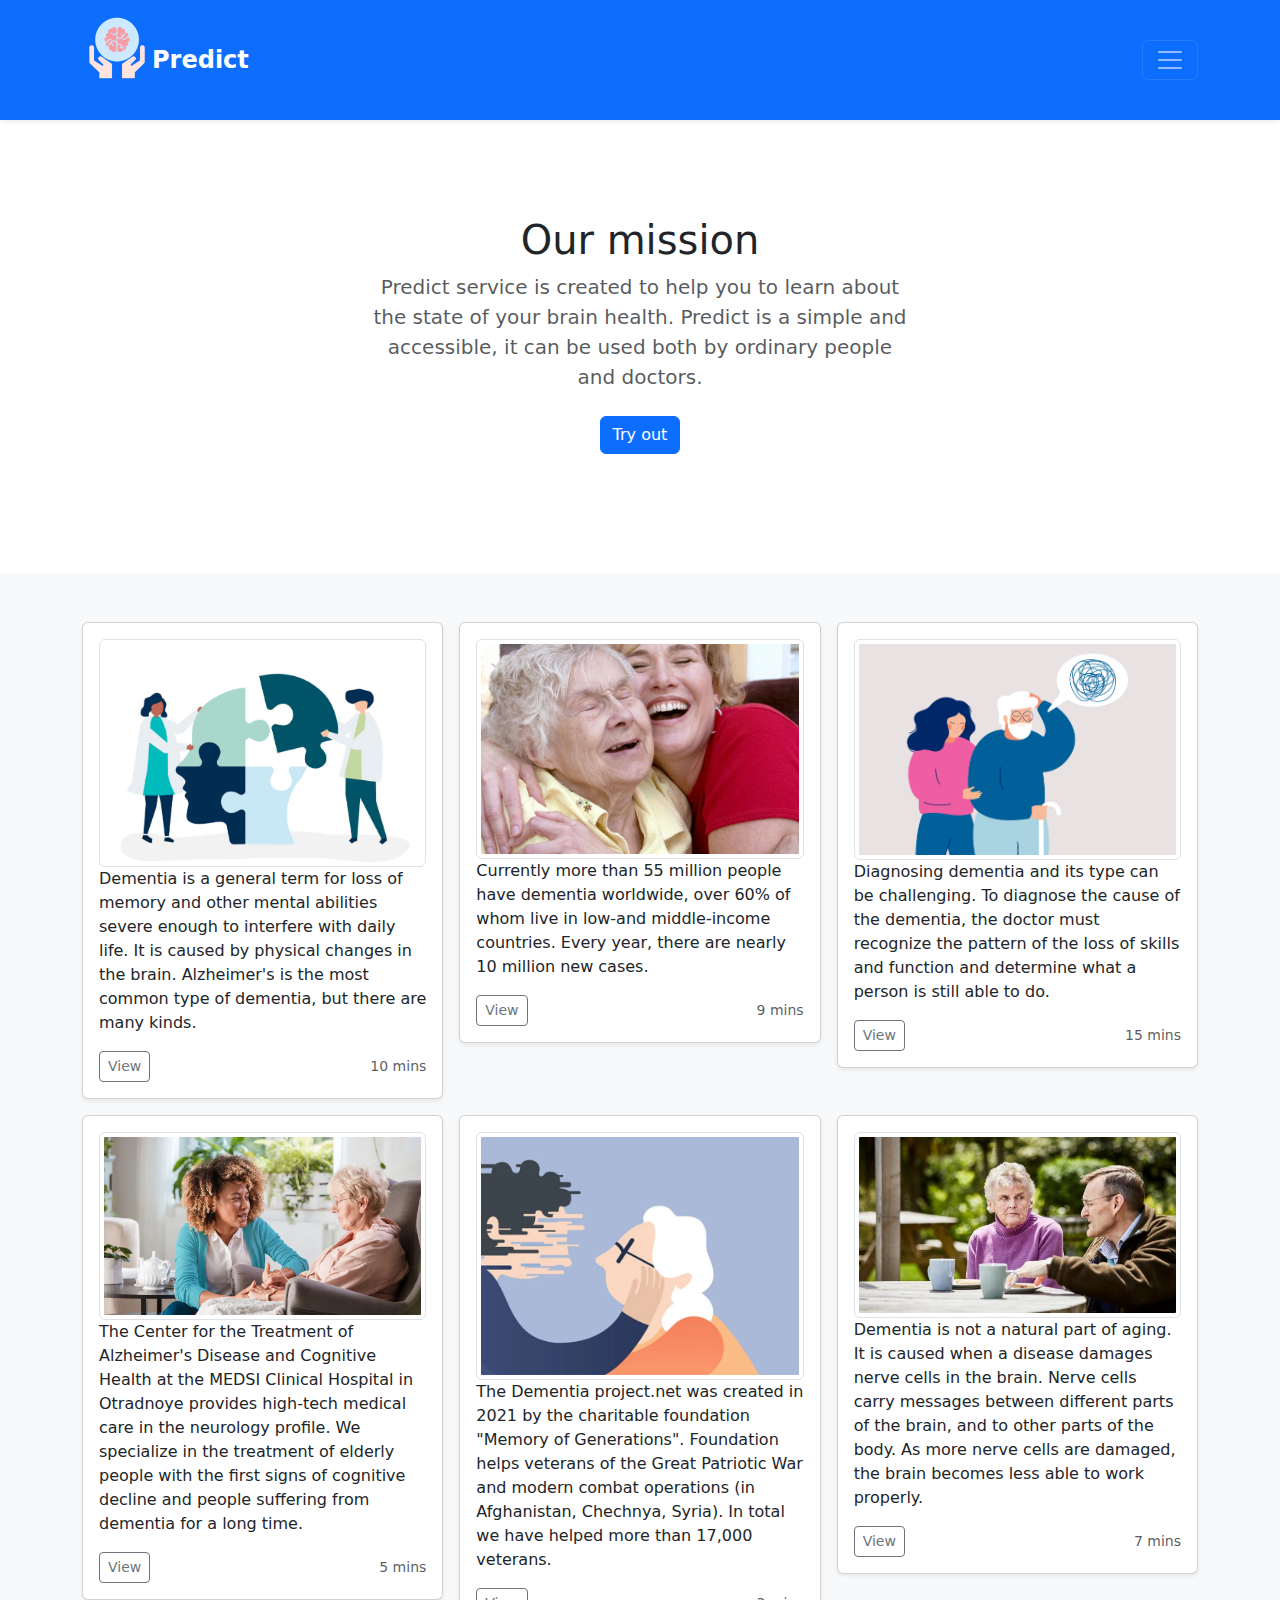
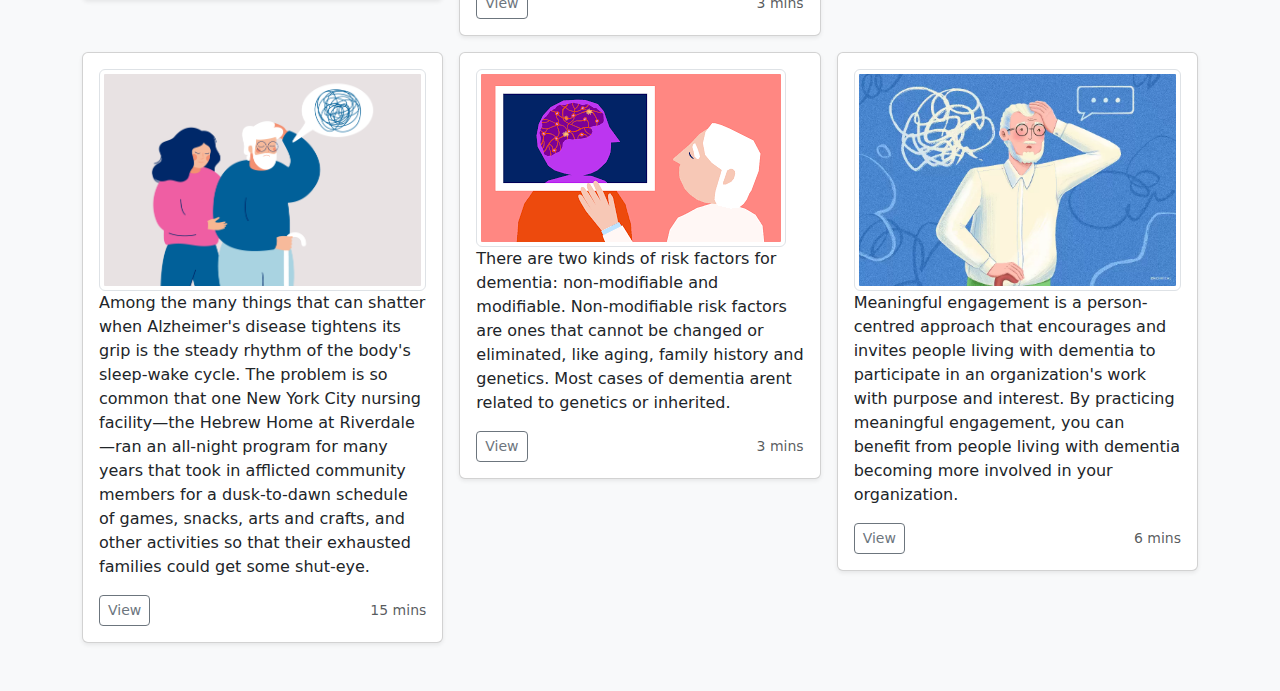
<file: album-page/index.html>
<!doctype html>
<html lang="en">
  <head>
    <meta charset="utf-8">
    <meta name="viewport" content="width=device-width, initial-scale=1">
    <meta name="description" content="">
    <meta name="author" content="Mark Otto, Jacob Thornton, and Bootstrap contributors">
    <meta name="generator" content="Hugo 0.84.0">
    <title>Our mission</title>

    <link rel="canonical" href="https://getbootstrap.com/docs/5.0/examples/album/">

    

    <!-- Bootstrap core CSS -->
<link href="https://cdn.jsdelivr.net/npm/bootstrap@5.3.0-alpha2/dist/css/bootstrap.min.css" rel="stylesheet">

    <style>
      .bd-placeholder-img {
        font-size: 1.125rem;
        text-anchor: middle;
        -webkit-user-select: none;
        -moz-user-select: none;
        user-select: none;
      }

      @media (min-width: 768px) {
        .bd-placeholder-img-lg {
          font-size: 3.5rem;
        }
      }
    </style>

    
  </head>
  <body>
    
<header>
  <div class="collapse bg-primary" id="navbarHeader">
    <div class="container">
      <div class="row">
        <div class="col-sm-8 col-md-7 py-4">
          <h4 class="text-white">About</h4>

          <p class="text-muted">Predict was created to help doctors and ordinary people determine the type of dementia faster and better, and plan treatment more effectively.</p>
        </div>
        <div class="col-sm-4 offset-md-1 py-4">
          <ul class="list-unstyled">
            <li><a href="https://zarina-0-0.github.io/cover/" class="text-white">Home</a></li>
            <li><a href="https://zarina-0-0.github.io/contuct_us/" class="text-white">Contact us</a></li>
          </ul>
        </div>
      </div>
    </div>
  </div>
  <div class="navbar navbar-dark bg-primary shadow-sm">
    <div class="container">
      <a href="#" class="navbar-brand d-flex align-items-center">
        <img class="mb-4" src="img copy.png" alt="" width="70" height="70">
        <!-- <svg xmlns="http://www.w3.org/2000/svg" width="20" height="20" fill="none" stroke="currentColor" stroke-linecap="round" stroke-linejoin="round" stroke-width="2" aria-hidden="true" class="me-2" viewBox="0 0 24 24"><path d="M23 19a2 2 0 0 1-2 2H3a2 2 0 0 1-2-2V8a2 2 0 0 1 2-2h4l2-3h6l2 3h4a2 2 0 0 1 2 2z"/><circle cx="12" cy="13" r="4"/></svg> -->
        <strong style="font-size: larger;">Predict</strong>
      </a>
      <button class="navbar-toggler" type="button" data-bs-toggle="collapse" data-bs-target="#navbarHeader" aria-controls="navbarHeader" aria-expanded="false" aria-label="Toggle navigation">
        <span class="navbar-toggler-icon"></span>
      </button>
    </div>
  </div>
</header>

<main>

  <section class="py-5 text-center container">
    <div class="row py-lg-5">
      <div class="col-lg-6 col-md-8 mx-auto">
        <h1 class="fw-light">Our mission</h1>
        <p class="lead text-muted">Predict service is created to help you to learn about the state of your brain health. Predict is a simple and accessible, it can be used both by ordinary people and doctors. </p>
        <p>
          <a href="https://zarina-0-0.github.io/dem_check/" class="btn btn-primary my-2">Try out</a>
        </p>
      </div>
    </div>
  </section>
  
  <div class="album py-5 bg-light">
    <div class="container">

      <div class="row row-cols-1 row-cols-sm-2 row-cols-md-3 g-3">
        <div class="col">
          <div class="card shadow-sm">
            <svg class="bd-placeholder-img card-img-top" width="0%" height="0" xmlns="" role="img" aria-label="Placeholder: Thumbnail" preserveAspectRatio="xMidYMid slice" focusable="false"><title>Placeholder</title><rect width="100%" height="100%" fill="#55595c"/><text x="50%" y="50%" fill="#eceeef" dy=".3em">Thumbnail</text></svg>
            <div class="card-body">
              <img src="Different-Types-of-Dementia.jpeg" class="img-thumbnail" alt="...">
              <p class="card-text">Dementia is a general term for loss of memory and other mental abilities severe enough to interfere with daily life. It is caused by physical changes in the brain. Alzheimer's is the most common type of dementia, but there are many kinds.</p>
              <div class="d-flex justify-content-between align-items-center">
                <div class="btn-group">
                  <a href="https://www.alz.org/alzheimers-dementia/what-is-dementia/types-of-dementia" class="btn btn-sm btn-outline-secondary">View</a>
                </div>
                <small class="text-muted">10 mins</small>
              </div>
            </div>
          </div>
        </div>
        <div class="col">
          <div class="card shadow-sm">
            <svg class="bd-placeholder-img card-img-top" width="0%" height="0" xmlns="" role="img" aria-label="Placeholder: Thumbnail" preserveAspectRatio="xMidYMid slice" focusable="false"><title>Placeholder</title><rect width="100%" height="100%" fill="#55595c"/><text x="50%" y="50%" fill="#eceeef" dy=".3em">Thumbnail</text></svg>
            <div class="card-body">
              <img src="Снимок экрана 2023-04-02 в 7.40.27 PM.png" class="img-thumbnail" alt="...">
              <p class="card-text">Currently more than 55 million people have dementia worldwide, over 60% of whom live in low-and middle-income countries. Every year, there are nearly 10 million new cases.</p>
              <div class="d-flex justify-content-between align-items-center">
                <div class="btn-group">
                  <a href="https://www.who.int/news-room/fact-sheets/detail/dementia#:~:text=Key%20facts,injuries%20that%20affect%20the%20brain." class="btn btn-sm btn-outline-secondary">View</a>
                </div>
                <small class="text-muted">9 mins</small>
              </div>
            </div>
          </div>
        </div>
        <div class="col">
          <div class="card shadow-sm">
            <svg class="bd-placeholder-img card-img-top" width="0" height="0" role="img" aria-label="Placeholder: Thumbnail" preserveAspectRatio="xMidYMid slice" focusable="false"><rect width="100%" height="100%" fill="#55595c"/></svg>
            <div class="card-body">
              <img src="Dementia-resized.webp" class="img-thumbnail" alt="...">
              <p class="card-text">Diagnosing dementia and its type can be challenging. To diagnose the cause of the dementia, the doctor must recognize the pattern of the loss of skills and function and determine what a person is still able to do.</p>
              <div class="d-flex justify-content-between align-items-center">
                <div class="btn-group">
                  <a href="https://www.mayoclinic.org/diseases-conditions/dementia/diagnosis-treatment/drc-20352019" class="btn btn-sm btn-outline-secondary">View</a>
                </div>
                <small class="text-muted">15 mins</small>
              </div>
            </div>
          </div>
        </div>

        <div class="col">
          <div class="card shadow-sm">
            <svg class="bd-placeholder-img card-img-top" width="0" height="0" role="img" aria-label="Placeholder: Thumbnail" preserveAspectRatio="xMidYMid slice" focusable="false"><rect width="100%" height="100%" fill="#55595c"/><text x="50%" y="50%" fill="#eceeef" dy=".3em"></svg>
            <div class="card-body">
              <img src="se.webp" class="img-thumbnail" alt="...">
              <p class="card-text">The Center for the Treatment of Alzheimer's Disease and Cognitive Health at the MEDSI Clinical Hospital in Otradnoye provides high-tech medical care in the neurology profile. We specialize in the treatment of elderly people with the first signs of cognitive decline and people suffering from dementia for a long time.</p>
              <div class="d-flex justify-content-between align-items-center">
                <div class="btn-group">
                  <a href="https://medsi.ru/lands/tsentr-lecheniya-bolezni-altsgeymera-i-kognitivnogo-zdorovya.php" class="btn btn-sm btn-outline-secondary">View</a>
                </div>
                <small class="text-muted">5 mins</small>
              </div>
            </div>
          </div>
        </div>
        <div class="col">
          <div class="card shadow-sm">
            <svg class="bd-placeholder-img card-img-top" width="0" height="0" role="img" aria-label="Placeholder: Thumbnail" preserveAspectRatio="xMidYMid slice" focusable="false"><rect width="100%" height="100%" fill="#55595c"/><text x="50%" y="50%" fill="#eceeef" dy=".3em"></svg>
            <div class="card-body">
              <img src="h.webp" class="img-thumbnail" alt="...">
              <p class="card-text">The Dementia project.net was created in 2021 by the charitable foundation "Memory of Generations". Foundation helps veterans of the Great Patriotic War and modern combat operations (in Afghanistan, Chechnya, Syria). In total we have helped more than 17,000 veterans.</p>
              <div class="d-flex justify-content-between align-items-center">
                <div class="btn-group">
                  <a href="https://xn--d1acamsh7dwd.net/#1" class="btn btn-sm btn-outline-secondary">View</a>
                </div>
                <small class="text-muted">3 mins</small>
              </div>
            </div>
          </div>
        </div>
        <div class="col">
          <div class="card shadow-sm">
            <svg class="bd-placeholder-img card-img-top" width="0" height="0" role="img" aria-label="Placeholder: Thumbnail" preserveAspectRatio="xMidYMid slice" focusable="false"><rect width="100%" height="100%" fill="#55595c"/><text x="50%" y="50%" fill="#eceeef" dy=".3em"></svg>
            <div class="card-body">
              <img src="al.jpeg" class="img-thumbnail" alt="...">
              <p class="card-text">Dementia is not a natural part of aging. It is caused when a disease damages nerve cells in the brain. Nerve cells carry messages between different parts of the brain, and to other parts of the body. As more nerve cells are damaged, the brain becomes less able to work properly.</p>
              <div class="d-flex justify-content-between align-items-center">
                <div class="btn-group">
                  <a href="https://www.alzheimers.org.uk/about-dementia/types-dementia/what-is-dementia#2" class="btn btn-sm btn-outline-secondary">View</a>
                </div>
                <small class="text-muted">7 mins</small>
              </div>
            </div>
          </div>
        </div>

        <div class="col">
          <div class="card shadow-sm">
            <svg class="bd-placeholder-img card-img-top" width="0" height="0" role="img" aria-label="Placeholder: Thumbnail" preserveAspectRatio="xMidYMid slice" focusable="false"><rect width="100%" height="100%" fill="#55595c"/><text x="50%" y="50%" fill="#eceeef" dy=".3em"></svg>
            <div class="card-body">
              <img src="Dementia-resized.webp" class="img-thumbnail" alt="...">
              <p class="card-text">Among the many things that can shatter when Alzheimer's disease tightens its grip is the steady rhythm of the body's sleep-wake cycle. The problem is so common that one New York City nursing facility—the Hebrew Home at Riverdale—ran an all-night program for many years that took in afflicted community members for a dusk-to-dawn schedule of games, snacks, arts and crafts, and other activities so that their exhausted families could get some shut-eye.</p>
              <div class="d-flex justify-content-between align-items-center">
                <div class="btn-group">
                  <a href="https://www.scientificamerican.com/article/the-sleep-dementia-connection/" class="btn btn-sm btn-outline-secondary">View</a>
                </div>
                <small class="text-muted">15 mins</small>
              </div>
            </div>
          </div>
        </div>
        <div class="col">
          <div class="card shadow-sm">
            <svg class="bd-placeholder-img card-img-top" width="0" height="0" role="img" aria-label="Placeholder: Thumbnail" preserveAspectRatio="xMidYMid slice" focusable="false"><rect width="100%" height="100%" fill="#55595c"/><text x="50%" y="50%" fill="#eceeef" dy=".3em"></svg>
            <div class="card-body">
              <img src="images.png" class="img-thumbnail" alt="...">
              <p class="card-text">There are two kinds of risk factors for dementia: non-modifiable and modifiable. Non-modifiable risk factors are ones that cannot be changed or eliminated, like aging, family history and genetics. Most cases of dementia arent related to genetics or inherited.</p>
              <div class="d-flex justify-content-between align-items-center">
                <div class="btn-group">
                  <a href="https://www.canada.ca/en/public-health/services/diseases/dementia/risk-factors-prevention.html" class="btn btn-sm btn-outline-secondary">View</a>
                </div>
                <small class="text-muted">3 mins</small>
              </div>
            </div>
          </div>
        </div>
        <div class="col">
          <div class="card shadow-sm">
            <svg class="bd-placeholder-img card-img-top" width="0" height="0" role="img" aria-label="Placeholder: Thumbnail" preserveAspectRatio="xMidYMid slice" focusable="false"><rect width="100%" height="100%" fill="#55595c"/><text x="50%" y="50%" fill="#eceeef" dy=".3em"></svg>
            <div class="card-body">
              <img src="Dementia.webp" class="img-thumbnail" alt="...">
              <p class="card-text">Meaningful engagement is a person-centred approach that encourages and invites people living with dementia to participate in an organization's work with purpose and interest. By practicing meaningful engagement, you can benefit from people living with dementia becoming more involved in your organization.</p>
              <div class="d-flex justify-content-between align-items-center">
                <div class="btn-group">
                  <a href="https://alzheimer.ca/en/take-action/become-dementia-friendly/meaningful-engagement-people-living-dementia" class="btn btn-sm btn-outline-secondary">View</a>
                </div>
                <small class="text-muted">6 mins</small>
              </div>
            </div>
          </div>
        </div>
      </div>
    </div>
  </div>

</main>

<!-- <footer class="text-muted py-5">
  <div class="container">
    <p class="float-end mb-1">
      <a href="#">Back to top</a>
    </p>
    <p class="mb-1">Album example is &copy; Bootstrap, but please download and customize it for yourself!</p>
    <p class="mb-0">New to Bootstrap? <a href="/">Visit the homepage</a> or read our <a href="../getting-started/introduction/">getting started guide</a>.</p>
  </div>
</footer> -->


    <script src="https://cdn.jsdelivr.net/npm/bootstrap@5.3.0-alpha2/dist/js/bootstrap.bundle.min.js"></script>

      
  </body>
</html>
</file>
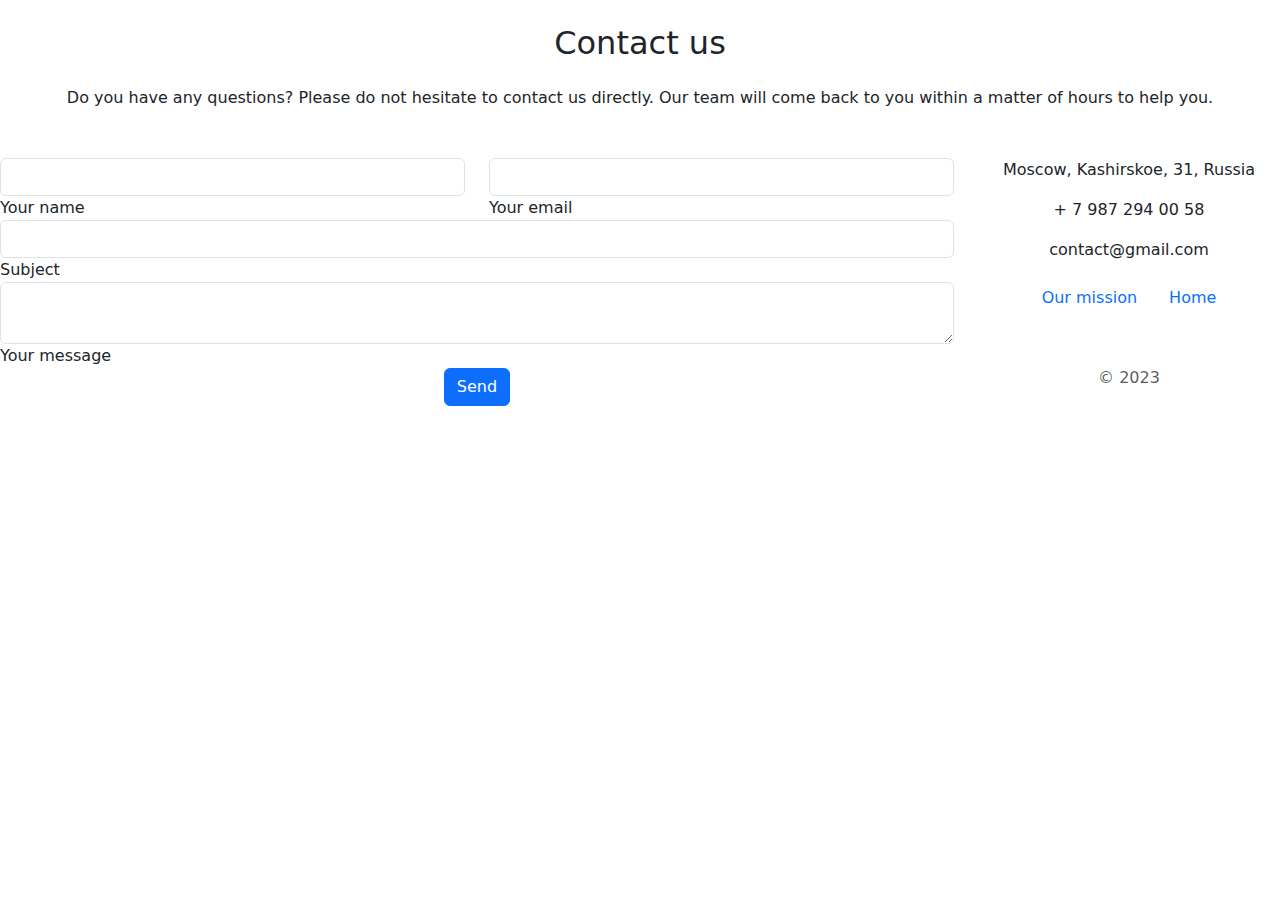
<file: contact-us-page/index.html>
<!--Section: Contact v.2-->
<!doctype html>
<html lang="en">
  <head>
    <meta charset="utf-8">
    <meta name="viewport" content="width=device-width, initial-scale=1">
    <title>Contact</title>

    <link rel="canonical" href="https://getbootstrap.com/docs/5.0/examples/album/">

    

    <!-- Bootstrap core CSS -->
<link href="https://cdn.jsdelivr.net/npm/bootstrap@5.3.0-alpha2/dist/css/bootstrap.min.css" rel="stylesheet">

  </head>
  <body>
<section class="mb-4">

  <!--Section heading-->
  <h2 class="h1-responsive font-weight-bold text-center my-4">Contact us</h2>
  <!--Section description-->
  <p class="text-center w-responsive mx-auto mb-5">Do you have any questions? Please do not hesitate to contact us directly. Our team will come back to you within
      a matter of hours to help you.</p>

  <div class="row">

      <!--Grid column-->
      <div class="col-md-9 mb-md-0 mb-5">
          <form id="contact-form" name="contact-form" action="mail.php" method="POST">

              <!--Grid row-->
              <div class="row">

                  <!--Grid column-->
                  <div class="col-md-6">
                      <div class="md-form mb-0">
                          <input type="text" id="name" name="name" class="form-control">
                          <label for="name" class="">Your name</label>
                      </div>
                  </div>
                  <!--Grid column-->

                  <!--Grid column-->
                  <div class="col-md-6">
                      <div class="md-form mb-0">
                          <input type="text" id="email" name="email" class="form-control">
                          <label for="email" class="">Your email</label>
                      </div>
                  </div>
                  <!--Grid column-->

              </div>
              <!--Grid row-->

              <!--Grid row-->
              <div class="row">
                  <div class="col-md-12">
                      <div class="md-form mb-0">
                          <input type="text" id="subject" name="subject" class="form-control">
                          <label for="subject" class="">Subject</label>
                      </div>
                  </div>
              </div>
              <!--Grid row-->

              <!--Grid row-->
              <div class="row">

                  <!--Grid column-->
                  <div class="col-md-12">

                      <div class="md-form">
                          <textarea type="text" id="message" name="message" rows="2" class="form-control md-textarea"></textarea>
                          <label for="message">Your message</label>
                      </div>

                  </div>
              </div>
              <!--Grid row-->

          </form>

          <div class="text-center text-md-left">
              <a class="btn btn-primary" onclick="document.getElementById('contact-form').submit();">Send</a>
          </div>
          <div class="status"></div>
      </div>
      <!--Grid column-->

      <!--Grid column-->
      <div class="col-md-3 text-center">
          <ul class="list-unstyled mb-0">
              <li><i class="fas fa-map-marker-alt fa-2x"></i>
                  <p>Moscow, Kashirskoe, 31, Russia</p>
              </li>

              <li><i class="fas fa-phone mt-4 fa-2x"></i>
                  <p>+ 7 987 294 00 58</p>
              </li>

              <li><i class="fas fa-envelope mt-4 fa-2x"></i>
                  <p>contact@gmail.com</p>
              </li>
            <li><i class="fas fa-envelope mt-4 fa-2x"></i>
              <nav class="nav nav-masthead justify-content-center">
                <a class="nav-link" href="https://zarina-0-0.github.io/album/">Our mission</a>
                <a class="nav-link" href="https://zarina-0-0.github.io/cover/">Home</a>
              </nav>
            </li>
              <p class="mt-5 mb-3 text-muted">&copy; 2023</p>
          </ul>
      </div>
      <!--Grid column-->

  </div>

</section>
<!--Section: Contact v.2-->
<script><a class="btn btn-primary" onclick="document.getElementById('contact-form').submit();">Send</a>
</script>
  </body>
</file>
